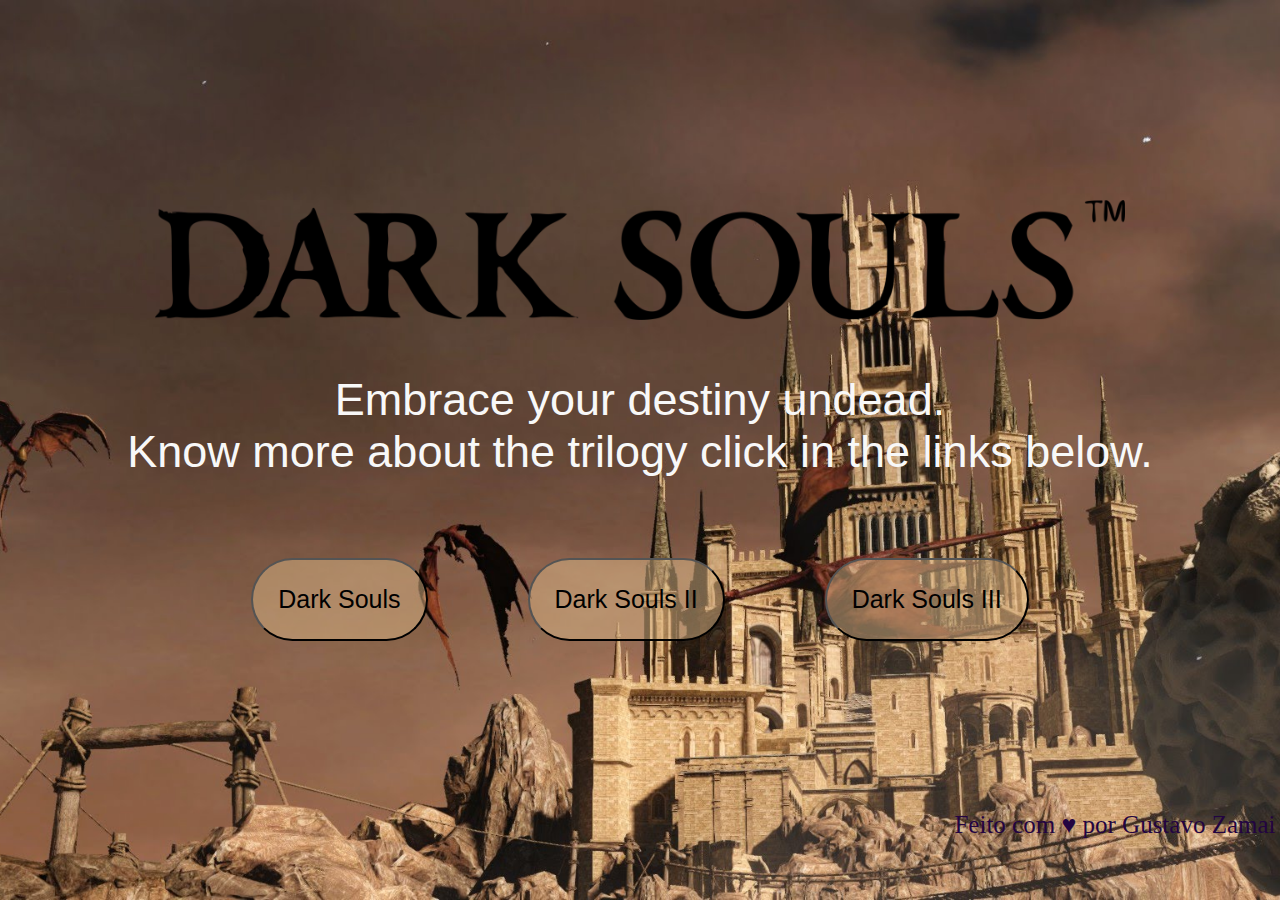
<file: content/index.html>
<!DOCTYPE html>
<html lang="pt-br">
  <head>
    <meta charset="UTF-8" />
    <meta name="viewport" content="width=device-width, initial-scale=1.0" />
    <meta
      name="description"
      content="Web page dedicada ao jogo Dark Souls Remastered, onde contem gameplay, descrição dos bosses, áreas e classes"
    />
    <meta name="author" content="Gustavo Zamai" />
    <title>Souls World</title>
    <link rel="stylesheet" href="../style/index.css" />
    <link
      rel="shortcut icon"
      href="../assets/favicon-ds.png"
      type="image/x-icon"
    />
  </head>
  <body>
    <div id="content">
      <img src="../assets/logo.png" alt="Logo do Dark Souls">
      <p>
        Embrace your destiny undead.<br />
        Know more about the trilogy click in the links below.
      </p>
      <div id="trilogy">
        <button id="ds-1">
          <a href="dark-souls.html" target="_blank">Dark Souls</a>
        </button>
        <button id="ds-2">
          <a href="dark-souls-2.html" target="_blank">Dark Souls II</a>
        </button>
        <button id="ds-3">
          <a href="dark-souls-3.html" target="_blank">Dark Souls III</a>
        </button>
      </div>
      <footer>
        Feito com ♥ por <a href="https://www.github.com/Gustavo-Zamai" target="_blank"> Gustavo Zamai</a>
      </footer>
    </div>
  </body>
</html>
</file>
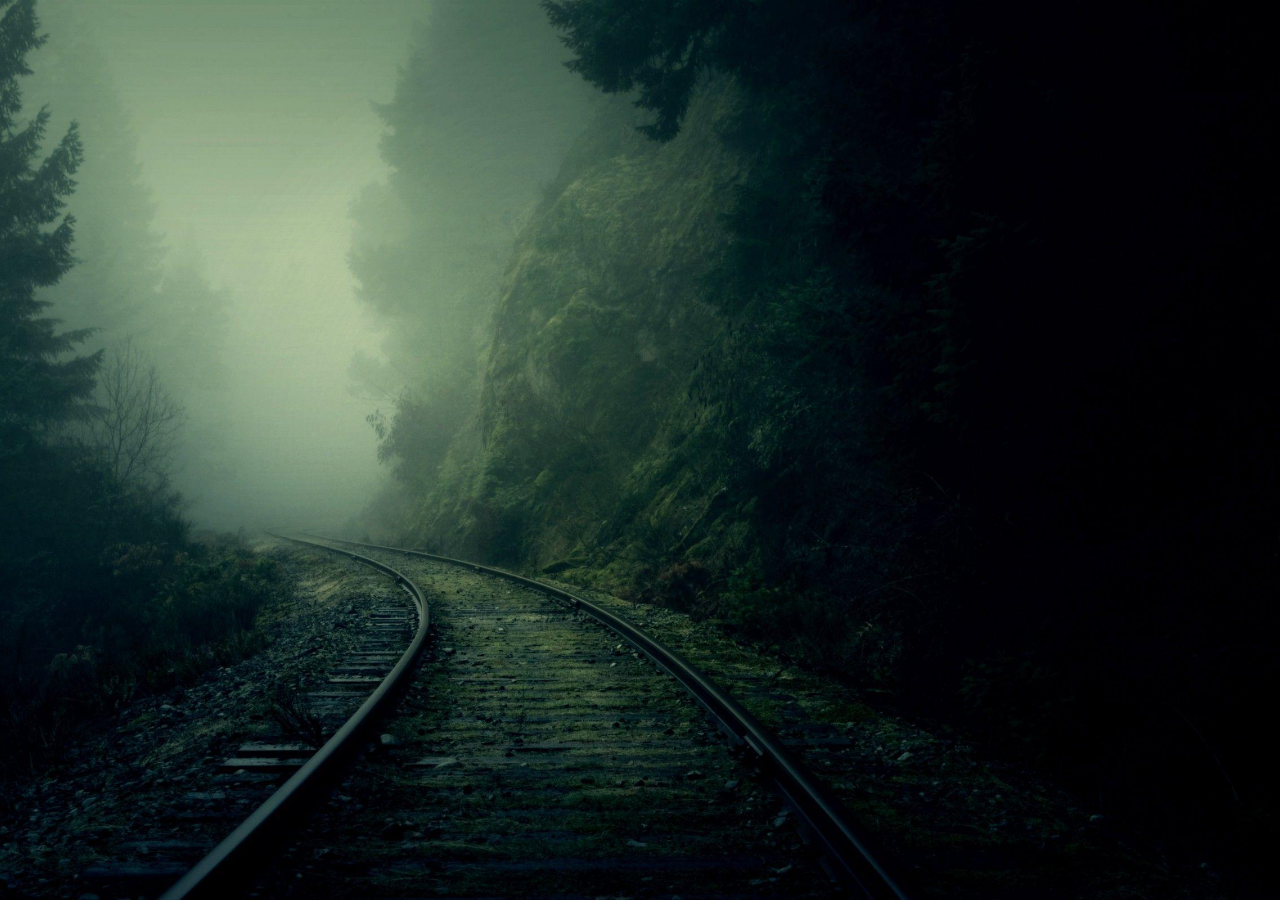
<file: content/dark-souls-2.html>
<!DOCTYPE html>
<html lang="pt-br">
  <head>
    <meta charset="UTF-8" />
    <meta name="viewport" content="width=device-width, initial-scale=1.0" />
    <meta
      name="description"
      content="Web page dedicada ao jogo Dark Souls Remastered, onde contem gameplay, descrição dos bosses, áreas e classes"
    />
    <meta name="author" content="Gustavo Zamai" />
    <title>Souls World</title>
    <link rel="stylesheet" href="../style/ds-2.css" />
    <link
      rel="shortcut icon"
      href="../assets/favicon-ds.png"
      type="image/x-icon"
    />
  </head>
  <body></body>
</html>
</file>
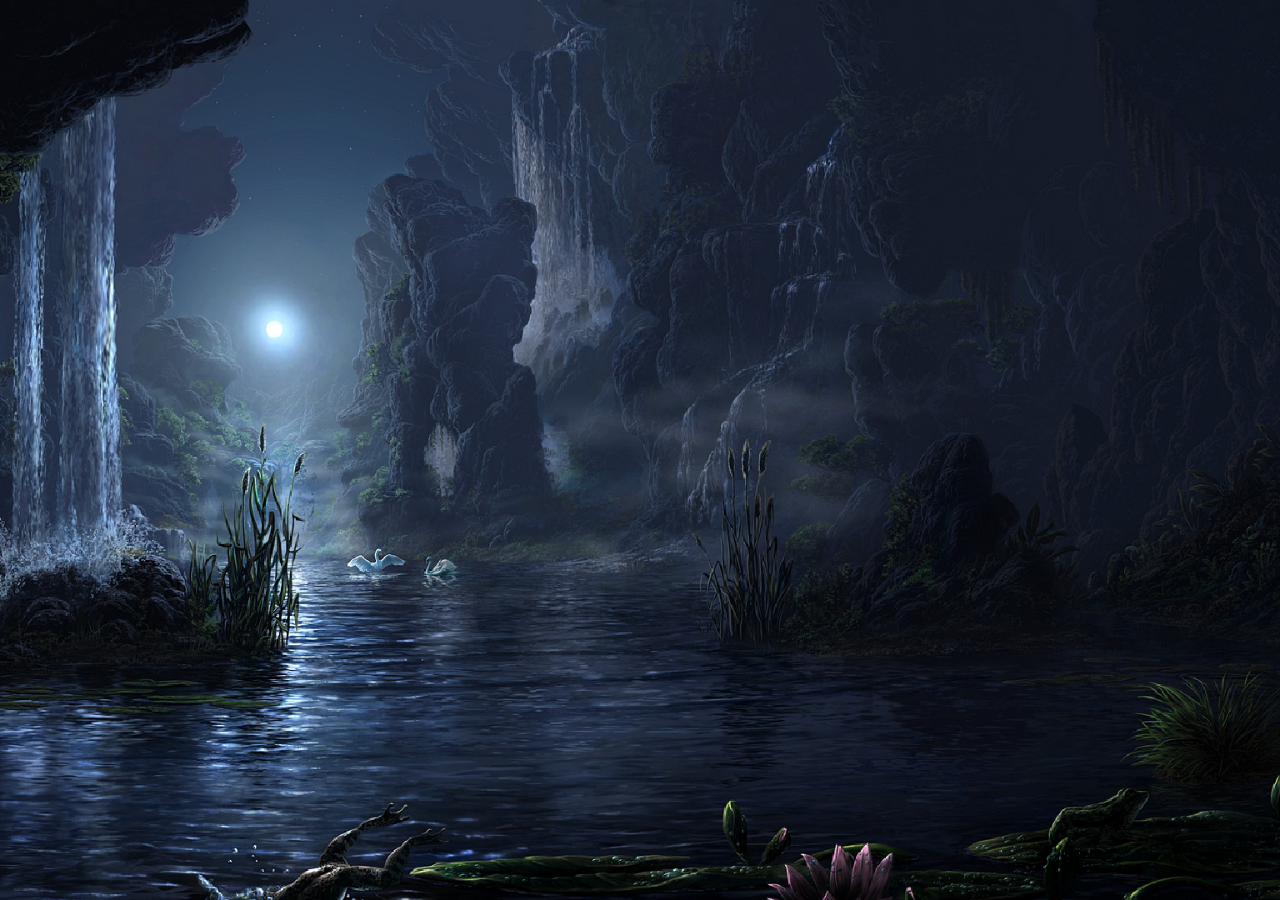
<file: content/dark-souls-3.html>
<!DOCTYPE html>
<html lang="pt-br">
  <head>
    <meta charset="UTF-8" />
    <meta name="viewport" content="width=device-width, initial-scale=1.0" />
    <meta
      name="description"
      content="Web page dedicada ao jogo Dark Souls Remastered, onde contem gameplay, descrição dos bosses, áreas e classes"
    />
    <meta name="author" content="Gustavo Zamai" />
    <title>Souls World</title>
    <link rel="stylesheet" href="../style/ds-3.css" />
    <link
      rel="shortcut icon"
      href="../assets/favicon-ds.png"
      type="image/x-icon"
    />
  </head>
  <body></body>
</html>
</file>
<file: style/index.css>
* {
    padding: 0;
    margin: 0;
    box-sizing: border-box;
    -webkit-font-smoothing: antialiased;
    -moz-osx-font-smoothing: grayscale;
}

body {
    background: url(../assets/ds-bg-index.jpg) no-repeat center/cover;
    display: flex;
    justify-content: center;
    height: 100vh;
}

#content {
    display: inline-block;
    height: 770px;
    text-align: center;
}


#content img {
    margin-top: 200px;
    height: 120px;
    width: 100;
    color:rgb(71, 66, 66);
}
#content p {
    color:rgb(248, 248, 248);
    font-family: 'Segoe UI', 'Open Sans', 'Helvetica Neue', sans-serif;
    font-size: 45px;
    margin-top: 50px;
}



#trilogy {
    display: flex;
    margin: auto;
    justify-content: center;
    align-items: center;
    gap: 100px;
}

a {
    text-decoration: none;
    color:black;
}

button {
    padding: 25px;
    margin-top: 80px;
    font-family: 'Segoe UI', 'Open Sans', 'Helvetica Neue', sans-serif;
    font-size: 25px;
    font-weight: 500;
    background-color: rgb(222, 184, 135, 0.5);
    border-radius: 50px;
}

button:hover {
    font-size: 25px;
    font-weight: 700;
    background-color:rgb(219, 156, 39, 0.2);
    color:black;
    box-shadow: 15px;

}

footer {
    margin: 170px 0px 0px 950px;
    color: rgb(35, 4, 65);
    font-size: 25px;
}

footer a {
    color: rgb(35, 4, 65);
    font-size: 25px;
}

footer a:hover {
    background-color: rgb(25, 0, 255, 0);
    font-weight: 400;
    font-size: 25px;
    color: rgb(89, 6, 167);
}
</file>
<file: style/ds-2.css>
* {
    margin: 0;
    padding: 0;
    box-sizing: border-box;
}

body {
    background: fixed url(../assets/bg-2.jpg) no-repeat center/cover;
}
</file>
<file: style/ds-3.css>
* {
    margin: 0;
    padding: 0;
    box-sizing: border-box;
}

body {
    background: fixed url(../assets/bg-3.jpg) no-repeat center/cover;
}
</file>
